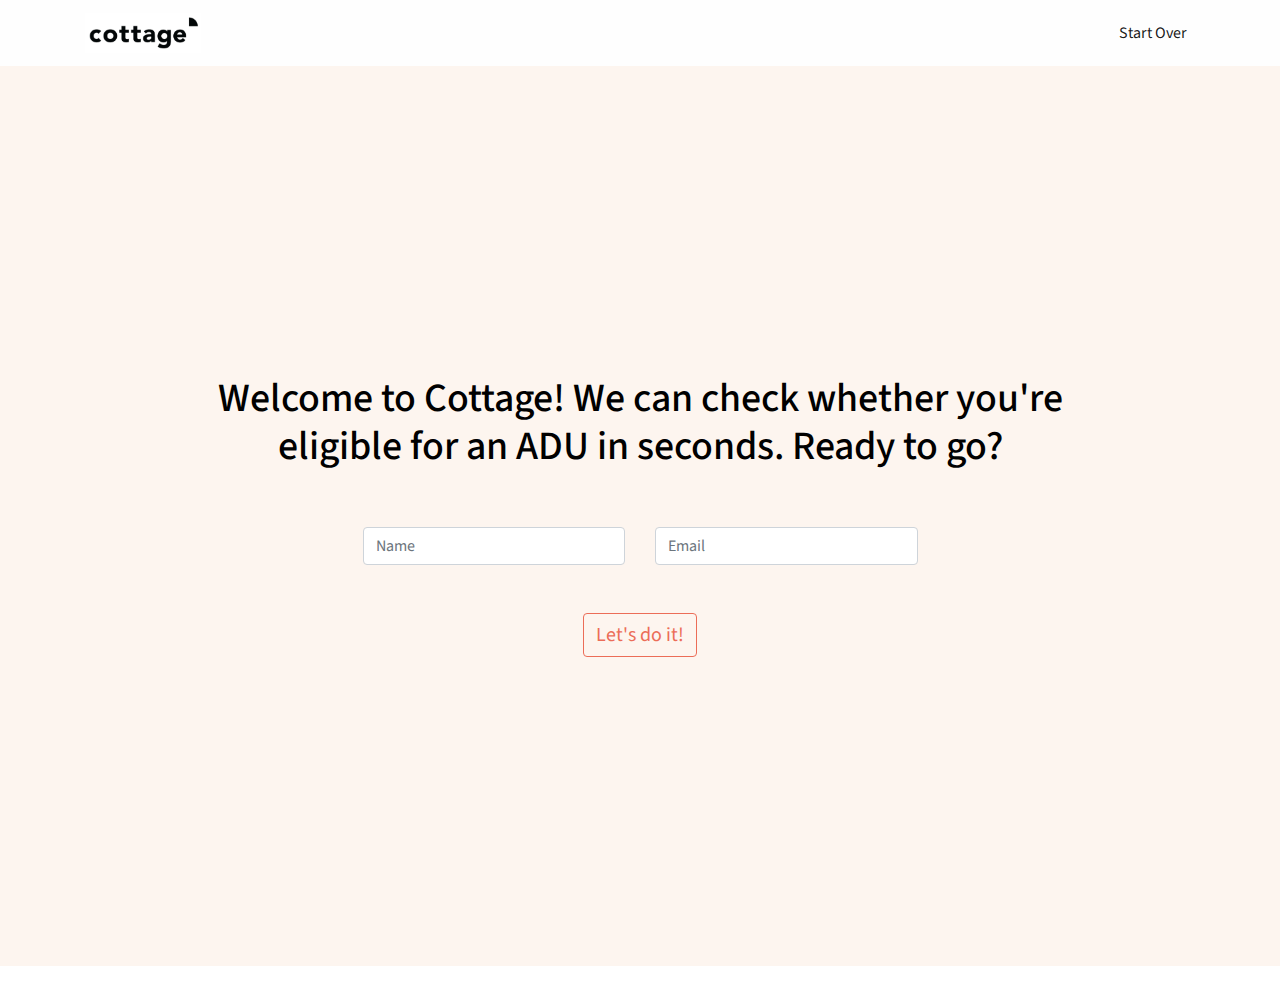
<file: index.html>
<!-- https://getbootstrap.com/docs/4.4/getting-started/introduction/#starter-template -->
<!doctype html>
<html lang="en">
  <head>
    <!-- Required meta tags -->
    <meta charset="utf-8">
    <meta name="viewport" content="width=device-width, initial-scale=1, shrink-to-fit=no">

    <!-- Google Fonts -->
    <link href="https://fonts.googleapis.com/css?family=Source+Sans+Pro:300&display=swap" rel="stylesheet">

    <!-- Bootstrap CSS -->
    <link rel="stylesheet" href="https://stackpath.bootstrapcdn.com/bootstrap/4.4.1/css/bootstrap.min.css" integrity="sha384-Vkoo8x4CGsO3+Hhxv8T/Q5PaXtkKtu6ug5TOeNV6gBiFeWPGFN9MuhOf23Q9Ifjh" crossorigin="anonymous">

    <!-- My own CSS -->
    <link rel="stylesheet" href="styles.css">

    <title>Cottage</title>
  </head>
  <body>
    <!-- Navbar -->
    <nav class="navbar navbar-expand-lg navbar-light">
      <div class="container">
        <a class="navbar-brand" href="index.html">
          <img src="logo.png" class="d-inline-block align-middle">
        </a>
        <button class="navbar-toggler" type="button" data-toggle="collapse" data-target="#navbarNavAltMarkup" aria-controls="navbarNavAltMarkup" aria-expanded="false" aria-label="Toggle navigation">
          <span class="navbar-toggler-icon"></span>
        </button>
        <div class="collapse navbar-collapse" id="navbarNavAltMarkup">
          <div class="navbar-nav ml-auto">
            <a class="nav-item nav-link active" href="index.html">Start Over<span class="sr-only">(current)</span></a>
          </div>
        </div>
      </div>
    </nav>

    <!-- Jumbotron -->
    <div class="jumbotron jumbotron-fluid">
      <div class="container text-center">
        <h1 class="pb-4">Welcome to Cottage! We can check whether you're eligible for an ADU in seconds. Ready to go?</h1>
        <div class="form pt-4">
          <form>
            <div class="row">
              <div class="col">
                <input type="text" class="form-control" id="name" name="name" placeholder="Name">
              </div>
              <div class="col">
                <input type="email" class="form-control" id="email" name="email" placeholder="Email">
              </div>
            </div>
            <div class="button">
              <a class="btn btn-outline-light mt-5" href="address.html" role="button">Let's do it!</a>
            </div>
          </form>
        </div>
      </div>
    </div>
    
    <!-- Footer -->

    <!-- Optional JavaScript -->
    <!-- jQuery first, then Popper.js, then Bootstrap JS -->
    <script src="https://code.jquery.com/jquery-3.4.1.slim.min.js" integrity="sha384-J6qa4849blE2+poT4WnyKhv5vZF5SrPo0iEjwBvKU7imGFAV0wwj1yYfoRSJoZ+n" crossorigin="anonymous"></script>
    <script src="https://cdn.jsdelivr.net/npm/popper.js@1.16.0/dist/umd/popper.min.js" integrity="sha384-Q6E9RHvbIyZFJoft+2mJbHaEWldlvI9IOYy5n3zV9zzTtmI3UksdQRVvoxMfooAo" crossorigin="anonymous"></script>
    <script src="https://stackpath.bootstrapcdn.com/bootstrap/4.4.1/js/bootstrap.min.js" integrity="sha384-wfSDF2E50Y2D1uUdj0O3uMBJnjuUD4Ih7YwaYd1iqfktj0Uod8GCExl3Og8ifwB6" crossorigin="anonymous"></script>
  </body>
</html>
</file>
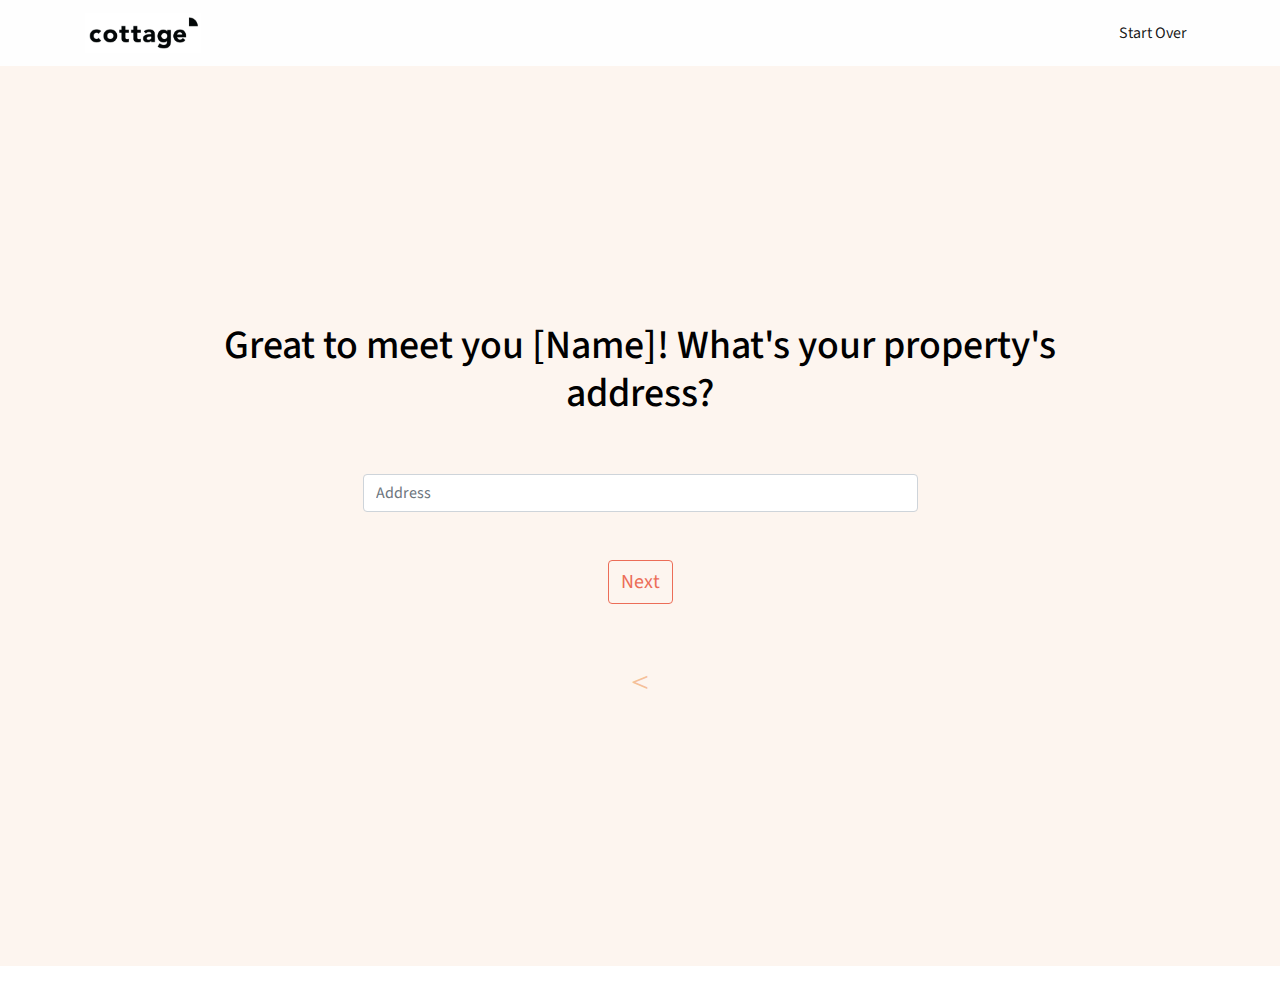
<file: address.html>
<!-- https://getbootstrap.com/docs/4.4/getting-started/introduction/#starter-template -->
<!doctype html>
<html lang="en">
  <head>
    <!-- Required meta tags -->
    <meta charset="utf-8">
    <meta name="viewport" content="width=device-width, initial-scale=1, shrink-to-fit=no">

    <!-- Google Fonts -->
    <link href="https://fonts.googleapis.com/css?family=Source+Sans+Pro:300&display=swap" rel="stylesheet">

    <!-- Bootstrap CSS -->
    <link rel="stylesheet" href="https://stackpath.bootstrapcdn.com/bootstrap/4.4.1/css/bootstrap.min.css" integrity="sha384-Vkoo8x4CGsO3+Hhxv8T/Q5PaXtkKtu6ug5TOeNV6gBiFeWPGFN9MuhOf23Q9Ifjh" crossorigin="anonymous">

    <!-- My own CSS -->
    <link rel="stylesheet" href="styles.css">

    <title>Cottage</title>
  </head>
  <body>
    <!-- Navbar -->
    <nav class="navbar navbar-expand-lg navbar-light">
      <div class="container">
        <a class="navbar-brand" href="index.html">
          <img src="logo.png" class="d-inline-block align-middle">
        </a>
        <button class="navbar-toggler" type="button" data-toggle="collapse" data-target="#navbarNavAltMarkup" aria-controls="navbarNavAltMarkup" aria-expanded="false" aria-label="Toggle navigation">
          <span class="navbar-toggler-icon"></span>
        </button>
        <div class="collapse navbar-collapse" id="navbarNavAltMarkup">
          <div class="navbar-nav ml-auto">
            <a class="nav-item nav-link active" href="index.html">Start Over<span class="sr-only">(current)</span></a>
          </div>
        </div>
      </div>
    </nav>

    <!-- Jumbotron -->
    <div class="jumbotron jumbotron-fluid">
      <div class="container text-center">
        <h1 class="pb-4">Great to meet you [Name]! What's your property's address?</h1>
        <div class="form pt-4">
          <form>
            <div class="row">
              <div class="col">
                <input type="text" class="form-control" id="address" name="address" placeholder="Address">
              </div>
            </div>
            <div class="address_button">
              <a class="btn btn-outline-light mt-5" href="home.html" role="button">Next</a> 
            </div>
            <div class="back_button">
              <a class="btn btn-outline-light mt-5" href="index.html" role="button">＜</a> 
            </div>
          </form>
        </div>
      </div>
    </div>
    
    <!-- Footer -->

    <!-- Optional JavaScript -->
    <!-- jQuery first, then Popper.js, then Bootstrap JS -->
    <script src="https://code.jquery.com/jquery-3.4.1.slim.min.js" integrity="sha384-J6qa4849blE2+poT4WnyKhv5vZF5SrPo0iEjwBvKU7imGFAV0wwj1yYfoRSJoZ+n" crossorigin="anonymous"></script>
    <script src="https://cdn.jsdelivr.net/npm/popper.js@1.16.0/dist/umd/popper.min.js" integrity="sha384-Q6E9RHvbIyZFJoft+2mJbHaEWldlvI9IOYy5n3zV9zzTtmI3UksdQRVvoxMfooAo" crossorigin="anonymous"></script>
    <script src="https://stackpath.bootstrapcdn.com/bootstrap/4.4.1/js/bootstrap.min.js" integrity="sha384-wfSDF2E50Y2D1uUdj0O3uMBJnjuUD4Ih7YwaYd1iqfktj0Uod8GCExl3Og8ifwB6" crossorigin="anonymous"></script>
  </body>
</html>
</file>
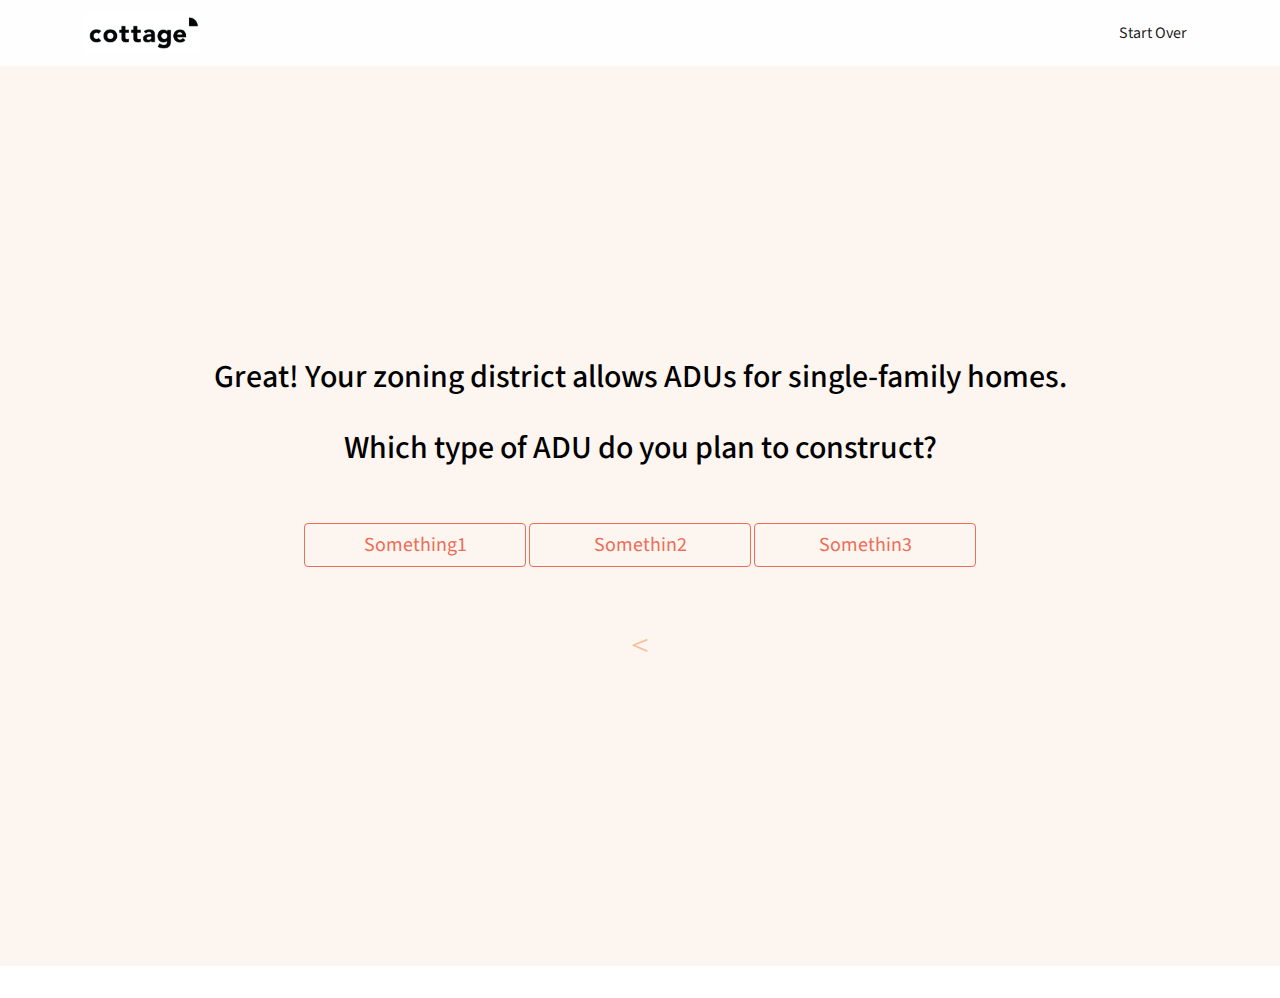
<file: adu_type.html>
<!-- https://getbootstrap.com/docs/4.4/getting-started/introduction/#starter-template -->
<!doctype html>
<html lang="en">
  <head>
    <!-- Required meta tags -->
    <meta charset="utf-8">
    <meta name="viewport" content="width=device-width, initial-scale=1, shrink-to-fit=no">

    <!-- Google Fonts -->
    <link href="https://fonts.googleapis.com/css?family=Source+Sans+Pro:300&display=swap" rel="stylesheet">

    <!-- Bootstrap CSS -->
    <link rel="stylesheet" href="https://stackpath.bootstrapcdn.com/bootstrap/4.4.1/css/bootstrap.min.css" integrity="sha384-Vkoo8x4CGsO3+Hhxv8T/Q5PaXtkKtu6ug5TOeNV6gBiFeWPGFN9MuhOf23Q9Ifjh" crossorigin="anonymous">

    <!-- My own CSS -->
    <link rel="stylesheet" href="styles.css">

    <title>Cottage</title>
  </head>
  <body>
    <!-- Navbar -->
    <nav class="navbar navbar-expand-lg navbar-light">
      <div class="container">
        <a class="navbar-brand" href="index.html">
          <img src="logo.png" class="d-inline-block align-middle">
        </a>
        <button class="navbar-toggler" type="button" data-toggle="collapse" data-target="#navbarNavAltMarkup" aria-controls="navbarNavAltMarkup" aria-expanded="false" aria-label="Toggle navigation">
          <span class="navbar-toggler-icon"></span>
        </button>
        <div class="collapse navbar-collapse" id="navbarNavAltMarkup">
          <div class="navbar-nav ml-auto">
            <a class="nav-item nav-link active" href="index.html">Start Over<span class="sr-only">(current)</span></a>
          </div>
        </div>
      </div>
    </nav>

    <!-- Jumbotron -->
    <div class="jumbotron jumbotron-fluid">
      <div class="container text-center">
        <h2 class="pb-4">Great! Your zoning district allows ADUs for single-family homes.</h2>
        <h2 class="pb-4">Which type of ADU do you plan to construct?</h2>
        <div class="home pt-4">
          <div class="row">
            <div class="col">
              <a class="btn btn-outline-light" href="address.html" role="button">Something1</a>
              <a class="btn btn-outline-light" href="address.html" role="button">Somethin2</a>
              <a class="btn btn-outline-light" href="address.html" role="button">Somethin3</a>
            </div>
          </div>
          <div class="back_button">
            <a class="btn btn-outline-light mt-5" href="index.html" role="button">＜</a> 
          </div>
        </div>
      </div>
    </div>
    
    <!-- Footer -->

    <!-- Optional JavaScript -->
    <!-- jQuery first, then Popper.js, then Bootstrap JS -->
    <script src="https://code.jquery.com/jquery-3.4.1.slim.min.js" integrity="sha384-J6qa4849blE2+poT4WnyKhv5vZF5SrPo0iEjwBvKU7imGFAV0wwj1yYfoRSJoZ+n" crossorigin="anonymous"></script>
    <script src="https://cdn.jsdelivr.net/npm/popper.js@1.16.0/dist/umd/popper.min.js" integrity="sha384-Q6E9RHvbIyZFJoft+2mJbHaEWldlvI9IOYy5n3zV9zzTtmI3UksdQRVvoxMfooAo" crossorigin="anonymous"></script>
    <script src="https://stackpath.bootstrapcdn.com/bootstrap/4.4.1/js/bootstrap.min.js" integrity="sha384-wfSDF2E50Y2D1uUdj0O3uMBJnjuUD4Ih7YwaYd1iqfktj0Uod8GCExl3Og8ifwB6" crossorigin="anonymous"></script>
  </body>
</html>
</file>
<file: styles.css>
/* Default font */
body {
  font-family: 'Source Sans Pro', sans-serif;
}

/* Navbar, including overriding background color */
.navbar {
  background-color: #FEFEFE;
}

.navbar img {
  height: 40px;
}

/* Jumbotron, including overriding text color */
.jumbotron {
  background-color: #FDF5EF;
  background-repeat: no-repeat;
  background-size: cover;
  height: 100vh;
  color: #000000;
  display: flex;
  align-items: center;
}

.jumbotron h1 {
  padding-left: 10%;
  padding-right: 10%;
}

/* Overriding button style rules */
.btn {
  border-color: #EC6D58;
  color: #EC6D58;
  font-size: 20px;
}

.btn:hover {
  background-color: #EC6D58;
  border-color: #EC6D58;
  color: #ffffff;
}

.form {
  padding-left: 25%;
  padding-right: 25%;
}

.home a {
  width: 20%;
}

.back_button a {
  border-color: #FDF5EF;
  color: #F5C099;
  font-size: 30px;
}

.back_button:hover a {
  background-color: #FDF5EF;
  border-color: #FDF5EF;
  color: #EC6D58;
}
</file>
